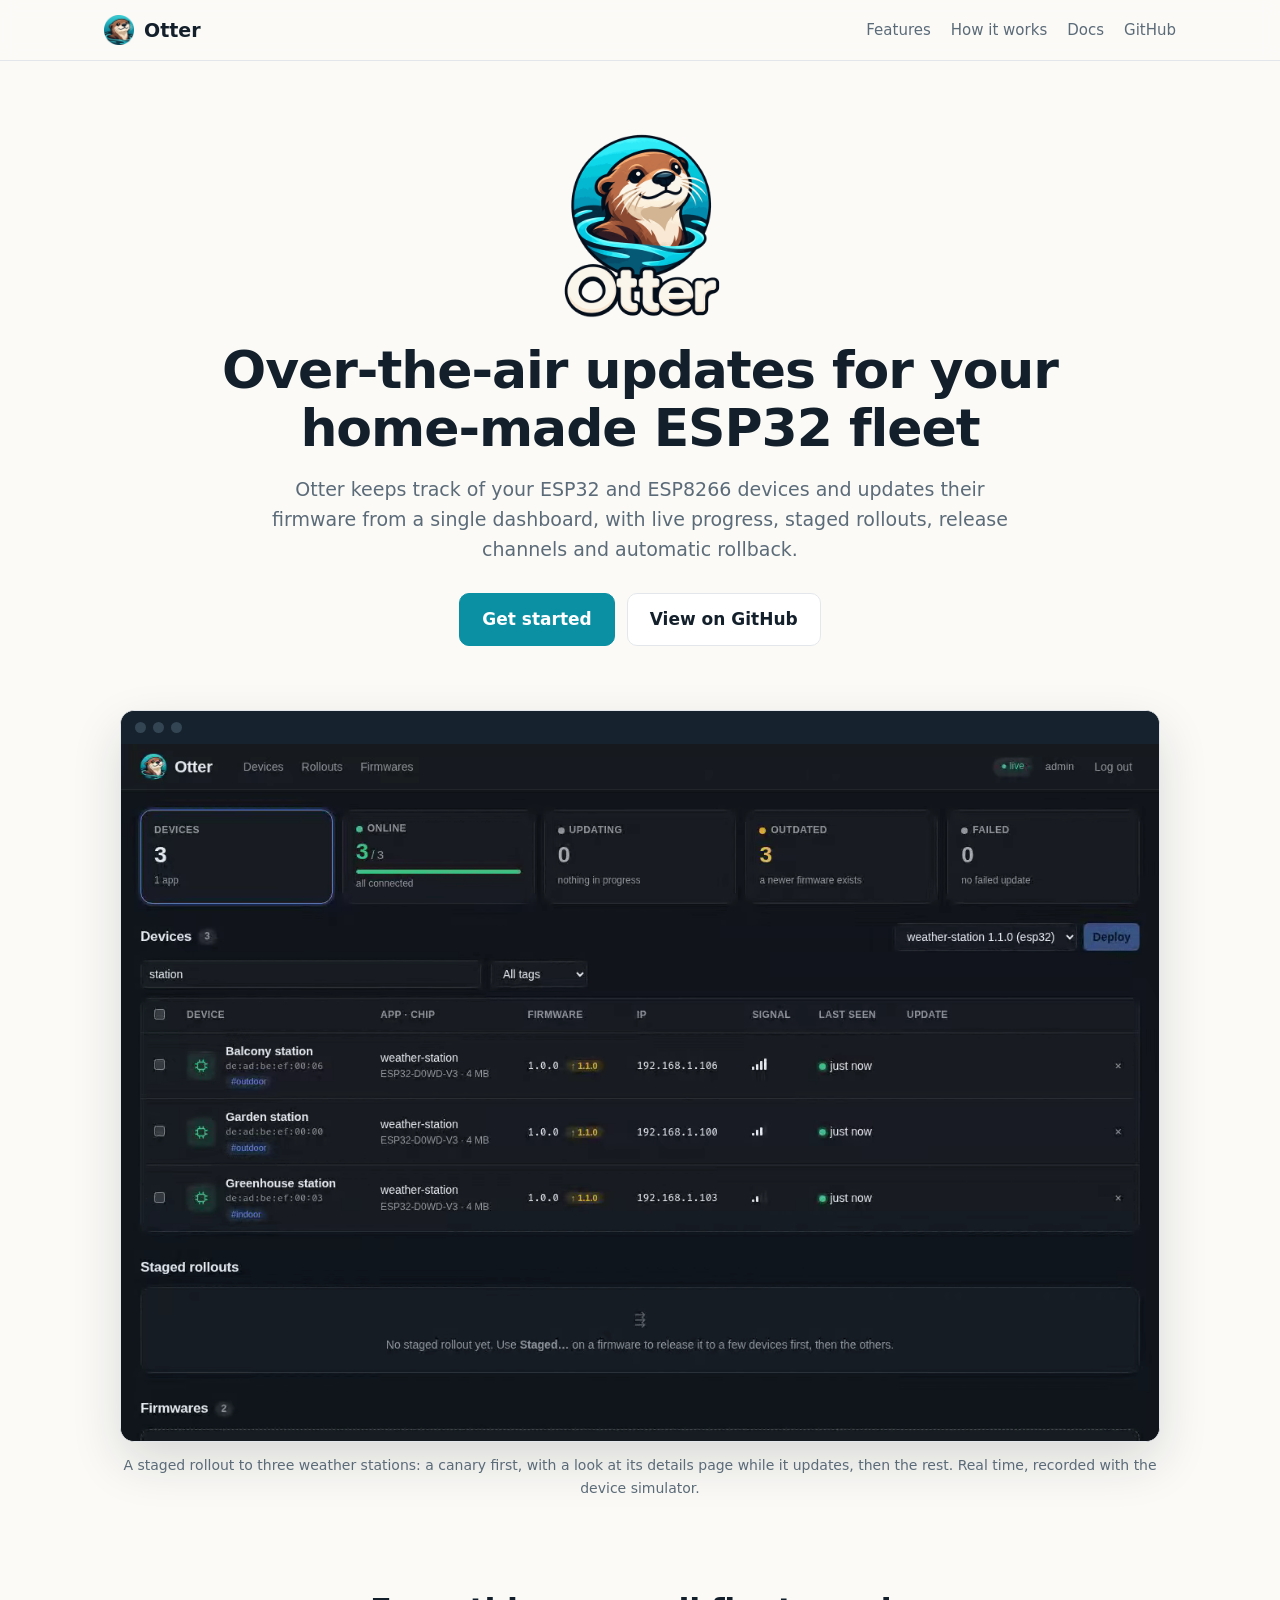
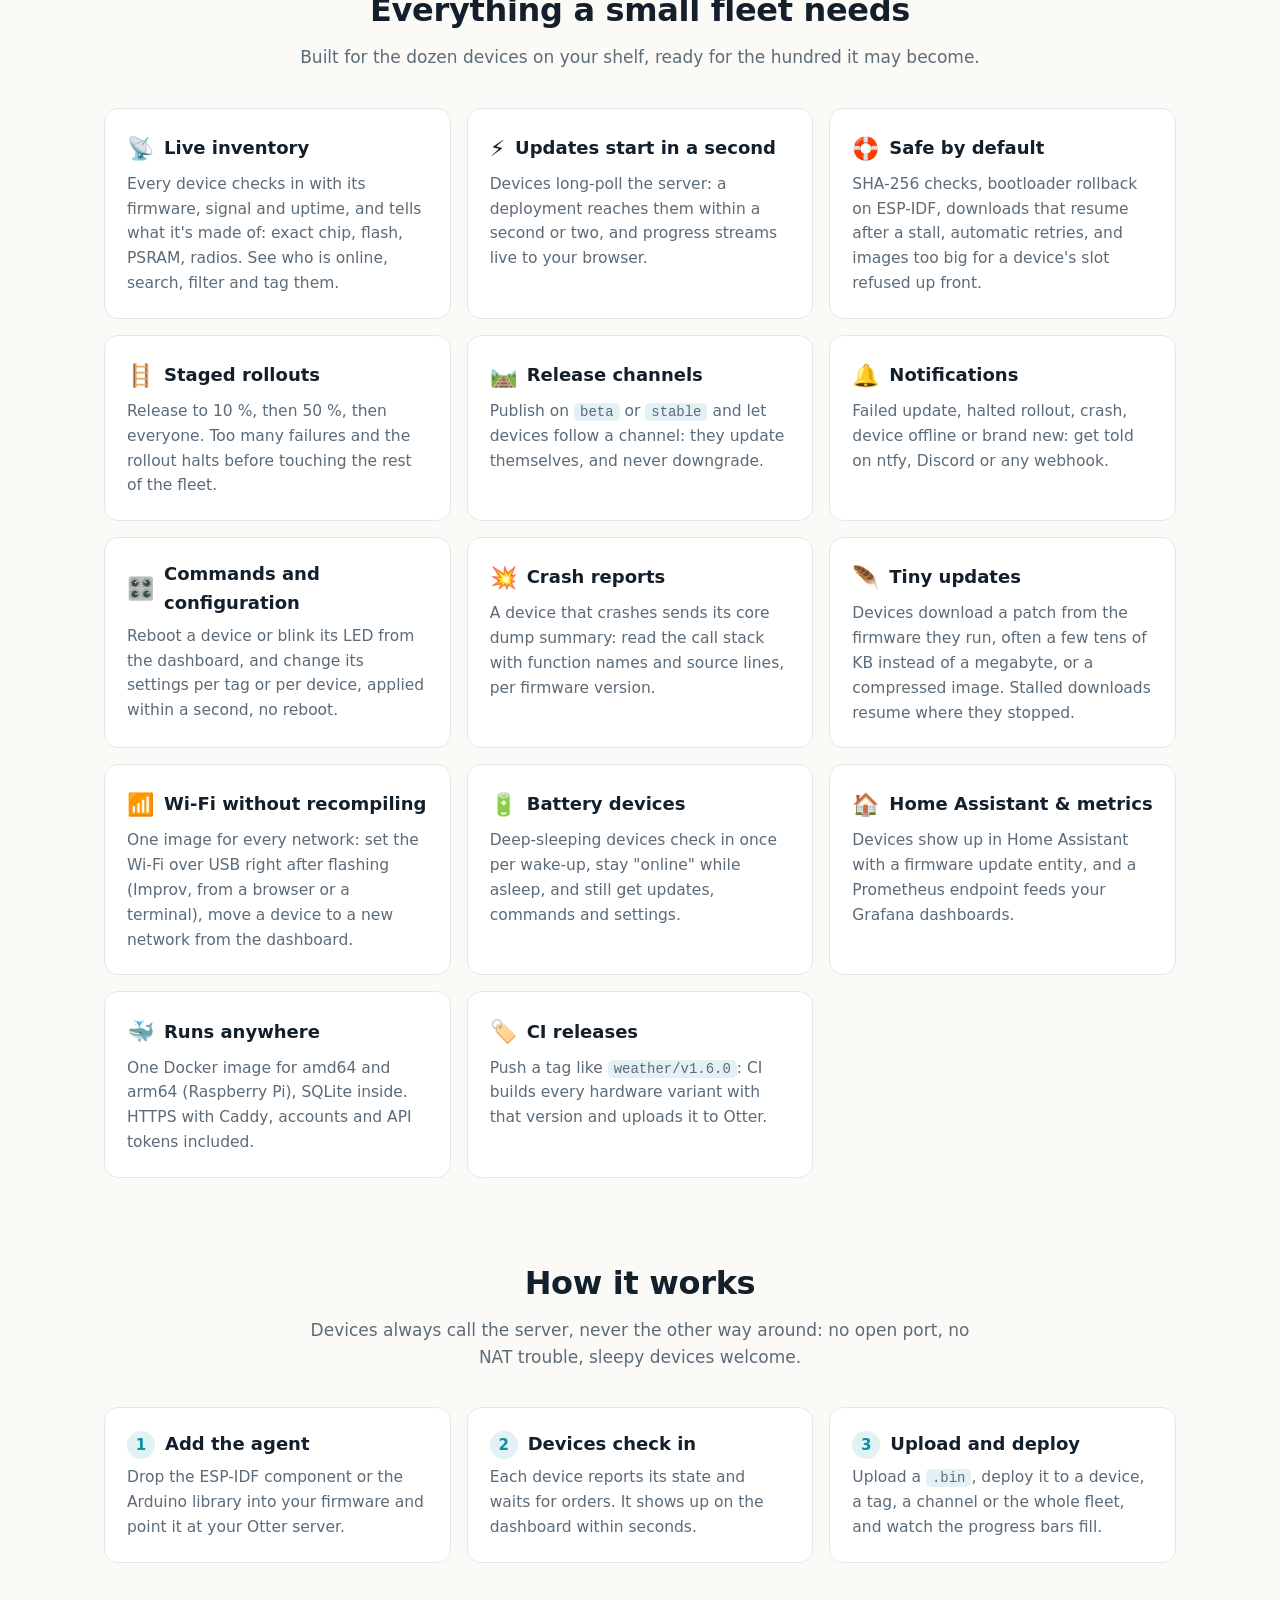
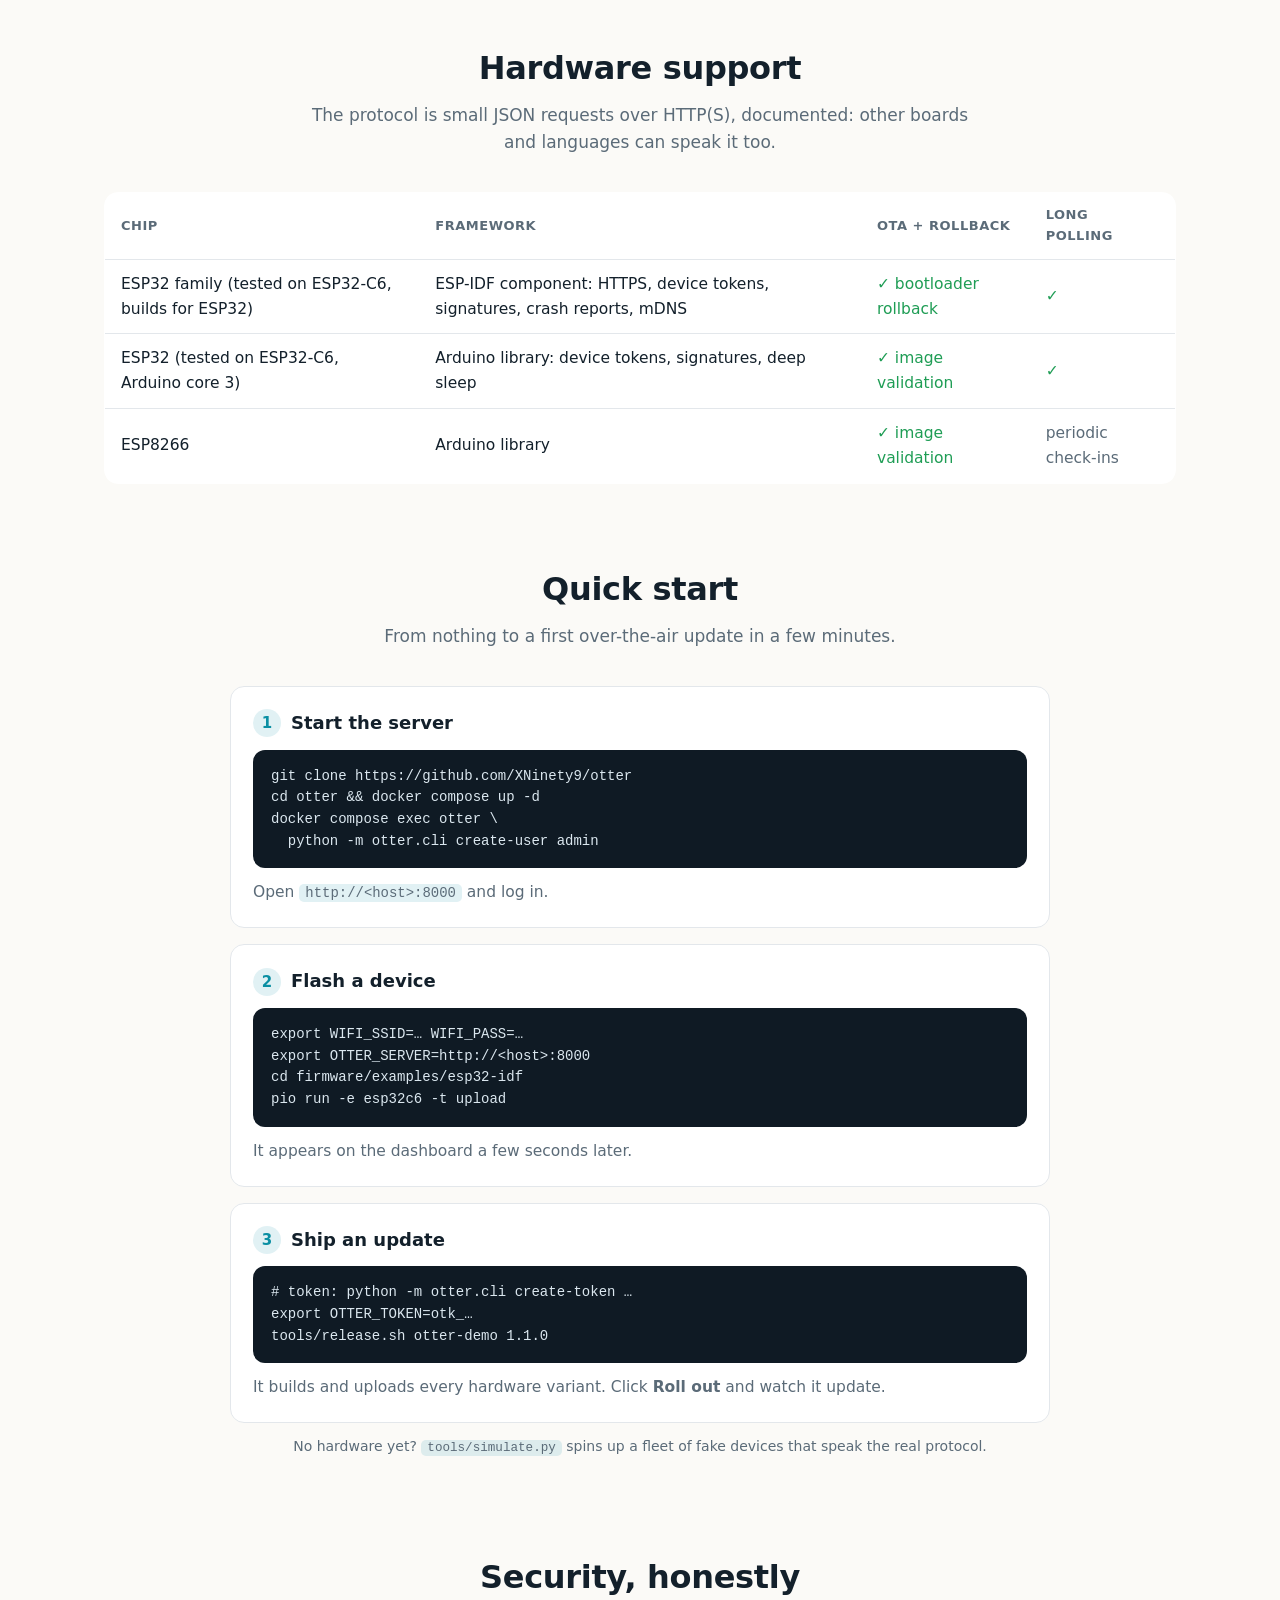
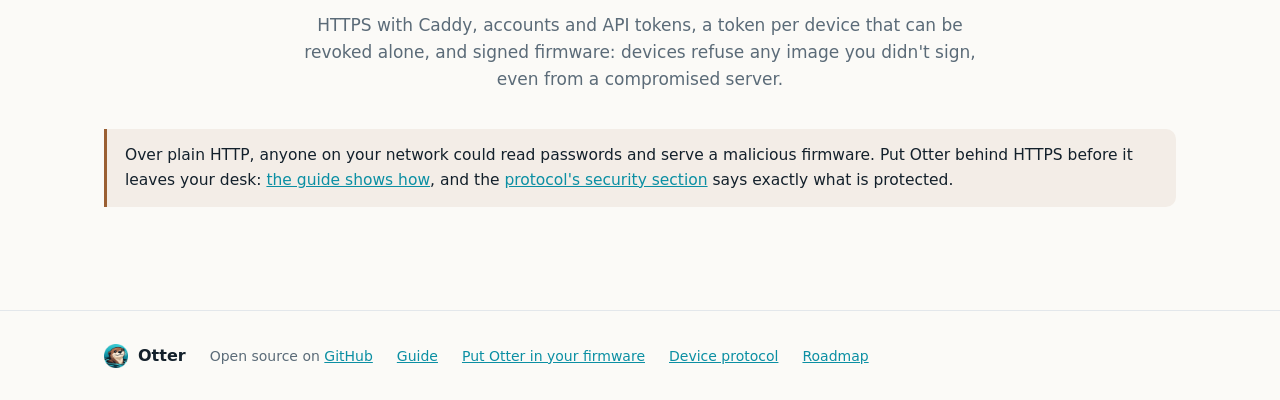
<file: site/index.html>
<!doctype html>
<html lang="en">
<head>
  <meta charset="utf-8">
  <meta name="viewport" content="width=device-width, initial-scale=1">
  <title>Otter · OTA updates for your ESP32 and ESP8266 fleet</title>
  <meta name="description" content="Otter tracks your home-made ESP32 and ESP8266 devices and updates their firmware from one dashboard: live progress, staged rollouts, release channels and automatic rollback.">
  <meta property="og:title" content="Otter · OTA updates for your ESP32 and ESP8266 fleet">
  <meta property="og:description" content="Track your home-made devices and update their firmware from one dashboard.">
  <meta property="og:image" content="assets/demo-poster.webp">
  <link rel="icon" type="image/png" href="assets/favicon.png">
  <link rel="stylesheet" href="style.css">
</head>
<body>
  <nav class="nav">
    <div class="wrap">
      <a class="brand" href="./"><img src="assets/logo-mark.png" alt="" width="30" height="30"> Otter</a>
      <div class="links">
        <a href="#features" class="hide-small">Features</a>
        <a href="#how">How it works</a>
        <a href="guide.html">Docs</a>
        <a href="https://github.com/XNinety9/otter">GitHub</a>
      </div>
    </div>
  </nav>

  <main>
    <header class="hero wrap">
      <img class="logo" src="assets/logo.png" alt="Otter" width="200" height="200">
      <h1>Over-the-air updates for your home-made ESP32 fleet</h1>
      <p class="lead">Otter keeps track of your ESP32 and ESP8266 devices and updates their firmware from a single
        dashboard, with live progress, staged rollouts, release channels and automatic rollback.</p>
      <div class="cta">
        <a class="button primary" href="#quick-start">Get started</a>
        <a class="button" href="https://github.com/XNinety9/otter">View on GitHub</a>
      </div>
    </header>

    <div class="wrap">
      <figure class="demo" style="margin-bottom:0">
        <div class="bar" aria-hidden="true"><i></i><i></i><i></i></div>
        <video autoplay muted loop playsinline preload="metadata" poster="assets/demo-poster.webp"
               aria-label="The Otter dashboard during a staged rollout: one weather station updates first, its details page opens during the update, then the two others follow.">
          <source src="assets/demo.webm" type="video/webm">
          <source src="assets/demo.mp4" type="video/mp4">
        </video>
      </figure>
      <p class="caption">A staged rollout to three weather stations: a canary first, with a look at its details page while it updates, then the rest. Real time, recorded with the device simulator.</p>
    </div>

    <section class="block wrap" id="features">
      <h2>Everything a small fleet needs</h2>
      <p class="intro">Built for the dozen devices on your shelf, ready for the hundred it may become.</p>
      <div class="grid">
        <div class="card"><h3><span class="icon">📡</span> Live inventory</h3>
          <p>Every device checks in with its firmware, signal and uptime, and tells what it's made of: exact chip, flash, PSRAM, radios. See who is online, search, filter and tag them.</p></div>
        <div class="card"><h3><span class="icon">⚡</span> Updates start in a second</h3>
          <p>Devices long-poll the server: a deployment reaches them within a second or two, and progress streams live to your browser.</p></div>
        <div class="card"><h3><span class="icon">🛟</span> Safe by default</h3>
          <p>SHA-256 checks, bootloader rollback on ESP-IDF, downloads that resume after a stall, automatic retries, and images too big for a device's slot refused up front.</p></div>
        <div class="card"><h3><span class="icon">🪜</span> Staged rollouts</h3>
          <p>Release to 10&nbsp;%, then 50&nbsp;%, then everyone. Too many failures and the rollout halts before touching the rest of the fleet.</p></div>
        <div class="card"><h3><span class="icon">🛤️</span> Release channels</h3>
          <p>Publish on <code>beta</code> or <code>stable</code> and let devices follow a channel: they update themselves, and never downgrade.</p></div>
        <div class="card"><h3><span class="icon">🔔</span> Notifications</h3>
          <p>Failed update, halted rollout, crash, device offline or brand new: get told on ntfy, Discord or any webhook.</p></div>
        <div class="card"><h3><span class="icon">🎛️</span> Commands and configuration</h3>
          <p>Reboot a device or blink its LED from the dashboard, and change its settings per tag or per device, applied within a second, no reboot.</p></div>
        <div class="card"><h3><span class="icon">💥</span> Crash reports</h3>
          <p>A device that crashes sends its core dump summary: read the call stack with function names and source lines, per firmware version.</p></div>
        <div class="card"><h3><span class="icon">🪶</span> Tiny updates</h3>
          <p>Devices download a patch from the firmware they run, often a few tens of KB instead of a megabyte, or a compressed image. Stalled downloads resume where they stopped.</p></div>
        <div class="card"><h3><span class="icon">📶</span> Wi-Fi without recompiling</h3>
          <p>One image for every network: set the Wi-Fi over USB right after flashing (Improv, from a browser or a terminal), move a device to a new network from the dashboard.</p></div>
        <div class="card"><h3><span class="icon">🔋</span> Battery devices</h3>
          <p>Deep-sleeping devices check in once per wake-up, stay "online" while asleep, and still get updates, commands and settings.</p></div>
        <div class="card"><h3><span class="icon">🏠</span> Home Assistant &amp; metrics</h3>
          <p>Devices show up in Home Assistant with a firmware update entity, and a Prometheus endpoint feeds your Grafana dashboards.</p></div>
        <div class="card"><h3><span class="icon">🐳</span> Runs anywhere</h3>
          <p>One Docker image for amd64 and arm64 (Raspberry Pi), SQLite inside. HTTPS with Caddy, accounts and API tokens included.</p></div>
        <div class="card"><h3><span class="icon">🏷️</span> CI releases</h3>
          <p>Push a tag like <code>weather/v1.6.0</code>: CI builds every hardware variant with that version and uploads it to Otter.</p></div>
      </div>
    </section>

    <section class="block wrap" id="how">
      <h2>How it works</h2>
      <p class="intro">Devices always call the server, never the other way around: no open port, no NAT trouble, sleepy devices welcome.</p>
      <div class="grid steps">
        <div class="card"><h3>Add the agent</h3>
          <p>Drop the ESP-IDF component or the Arduino library into your firmware and point it at your Otter server.</p></div>
        <div class="card"><h3>Devices check in</h3>
          <p>Each device reports its state and waits for orders. It shows up on the dashboard within seconds.</p></div>
        <div class="card"><h3>Upload and deploy</h3>
          <p>Upload a <code>.bin</code>, deploy it to a device, a tag, a channel or the whole fleet, and watch the progress bars fill.</p></div>
      </div>
    </section>

    <section class="block wrap" id="hardware">
      <h2>Hardware support</h2>
      <p class="intro">The protocol is small JSON requests over HTTP(S), documented: other boards and languages can speak it too.</p>
      <div class="table-scroll"><table class="support">
        <thead><tr><th>Chip</th><th>Framework</th><th>OTA + rollback</th><th>Long polling</th></tr></thead>
        <tbody>
          <tr><td>ESP32 family (tested on ESP32-C6, builds for ESP32)</td><td>ESP-IDF component: HTTPS, device tokens, signatures, crash reports, mDNS</td><td class="ok">✓ bootloader rollback</td><td class="ok">✓</td></tr>
          <tr><td>ESP32 (tested on ESP32-C6, Arduino core 3)</td><td>Arduino library: device tokens, signatures, deep sleep</td><td class="ok">✓ image validation</td><td class="ok">✓</td></tr>
          <tr><td>ESP8266</td><td>Arduino library</td><td class="ok">✓ image validation</td><td class="no">periodic check-ins</td></tr>
        </tbody>
      </table></div>
    </section>

    <section class="block wrap" id="quick-start">
      <h2>Quick start</h2>
      <p class="intro">From nothing to a first over-the-air update in a few minutes.</p>
      <div class="stack steps">
        <div class="card"><h3>Start the server</h3>
          <pre>git clone https://github.com/XNinety9/otter
cd otter && docker compose up -d
docker compose exec otter \
  python -m otter.cli create-user admin</pre>
          <p>Open <code>http://&lt;host&gt;:8000</code> and log in.</p></div>
        <div class="card"><h3>Flash a device</h3>
          <pre>export WIFI_SSID=… WIFI_PASS=…
export OTTER_SERVER=http://&lt;host&gt;:8000
cd firmware/examples/esp32-idf
pio run -e esp32c6 -t upload</pre>
          <p>It appears on the dashboard a few seconds later.</p></div>
        <div class="card"><h3>Ship an update</h3>
          <pre># token: python -m otter.cli create-token …
export OTTER_TOKEN=otk_…
tools/release.sh otter-demo 1.1.0</pre>
          <p>It builds and uploads every hardware variant. Click <strong>Roll out</strong> and watch it update.</p></div>
      </div>
      <p class="caption">No hardware yet? <code>tools/simulate.py</code> spins up a fleet of fake devices that speak the real protocol.</p>
    </section>

    <section class="block wrap" id="security">
      <h2>Security, honestly</h2>
      <p class="intro">HTTPS with Caddy, accounts and API tokens, a token per device that can be revoked alone, and
        signed firmware: devices refuse any image you didn't sign, even from a compromised server.</p>
      <p class="note">Over plain HTTP, anyone on your network could read passwords and serve a malicious firmware.
        Put Otter behind HTTPS before it leaves your desk: <a href="guide.html#https">the guide shows how</a>, and the
        <a href="protocol.html#security">protocol's security section</a> says exactly what is protected.</p>
    </section>
  </main>

  <footer>
    <div class="wrap">
      <a class="brand" href="./"><img src="assets/logo-mark.png" alt="" width="24" height="24"> Otter</a>
      <span>Open source on <a href="https://github.com/XNinety9/otter">GitHub</a></span>
      <a href="guide.html">Guide</a>
      <a href="firmware.html">Put Otter in your firmware</a>
      <a href="protocol.html">Device protocol</a>
      <a href="https://github.com/XNinety9/otter/issues">Roadmap</a>
    </div>
  </footer>
</body>
</html>
</file>
<file: site/style.css>
:root {
  --bg: #fbfaf7;
  --surface: #ffffff;
  --text: #13202b;
  --muted: #5b6b78;
  --border: #e3e7eb;
  --accent: #0b8fa3;
  --accent-soft: color-mix(in srgb, var(--accent) 12%, transparent);
  --brown: #9a5f33;
  --code-bg: #0f1a24;
  --code-text: #dbe7ef;
  --shadow: 0 20px 50px rgb(15 26 36 / .14);
  --mono: ui-monospace, SFMono-Regular, Menlo, Consolas, monospace;
  color-scheme: light;
}

@media (prefers-color-scheme: dark) {
  :root {
    --bg: #0b131b;
    --surface: #111c26;
    --text: #e4edf3;
    --muted: #93a4b2;
    --border: #1f2d3a;
    --accent: #3ccde2;
    --brown: #d39462;
    --code-bg: #08111a;
    --shadow: 0 20px 50px rgb(0 0 0 / .45);
    color-scheme: dark;
  }
}

* { box-sizing: border-box; }
[hidden] { display: none !important; }

body {
  margin: 0;
  background: var(--bg);
  color: var(--text);
  font: 17px/1.6 system-ui, -apple-system, "Segoe UI", sans-serif;
}

a { color: var(--accent); }
img, video { max-width: 100%; }

.wrap { max-width: 1120px; margin: 0 auto; padding: 0 24px; }

/* --- Navigation ------------------------------------------------------------ */

.nav { position: sticky; top: 0; z-index: 10; background: color-mix(in srgb, var(--bg) 88%, transparent); backdrop-filter: blur(8px); border-bottom: 1px solid var(--border); }
.nav .wrap { display: flex; align-items: center; gap: 24px; height: 60px; }
.brand { display: flex; align-items: center; gap: 10px; font-weight: 700; font-size: 19px; color: var(--text); text-decoration: none; }
.nav .links { display: flex; gap: 20px; margin-left: auto; font-size: 15px; }
.nav .links a { color: var(--muted); text-decoration: none; }
.nav .links a:hover, .nav .links a[aria-current] { color: var(--text); }

/* --- Landing ------------------------------------------------------------- */

.hero { text-align: center; padding-top: 64px; padding-bottom: 40px; }  /* vertical only: .wrap sets the sides */
.hero img.logo { width: 200px; height: 200px; }
.hero h1 { margin: 8px auto 16px; max-width: 18em; font-size: clamp(32px, 5vw, 52px); line-height: 1.12; letter-spacing: -.02em; }
.hero p.lead { margin: 0 auto; max-width: 40em; font-size: 19px; color: var(--muted); }
.cta { display: flex; justify-content: center; flex-wrap: wrap; gap: 12px; margin-top: 28px; }
.button { display: inline-block; padding: 12px 22px; border-radius: 10px; font-weight: 600; text-decoration: none; border: 1px solid var(--border); color: var(--text); background: var(--surface); }
.button.primary { background: var(--accent); border-color: var(--accent); color: #fff; }
@media (prefers-color-scheme: dark) { .button.primary { color: #07131b; } }

.demo { margin: 24px auto 0; max-width: 1040px; border-radius: 14px; overflow: hidden; border: 1px solid var(--border); box-shadow: var(--shadow); background: #0b131b; }
.demo .bar { display: flex; gap: 7px; padding: 11px 14px; background: #16222d; }
.demo .bar i { width: 11px; height: 11px; border-radius: 50%; background: #334452; }
.demo video { display: block; width: 100%; height: auto; aspect-ratio: 1280 / 860; }
.caption { text-align: center; color: var(--muted); font-size: 14px; margin-top: 12px; }

section.block { padding-top: 72px; padding-bottom: 8px; }
section.block h2 { font-size: 32px; letter-spacing: -.01em; margin: 0 0 8px; text-align: center; }
section.block p.intro { text-align: center; color: var(--muted); max-width: 40em; margin: 0 auto 36px; }

.grid { display: grid; grid-template-columns: repeat(auto-fill, minmax(min(300px, 100%), 1fr)); gap: 16px; }
.card { min-width: 0; background: var(--surface); border: 1px solid var(--border); border-radius: 14px; padding: 22px; }
.card h3 { margin: 0 0 6px; font-size: 18px; display: flex; align-items: center; gap: 10px; }
.card p { margin: 0; color: var(--muted); font-size: 15.5px; }
.card .icon { font-size: 22px; }

.steps { counter-reset: step; }
/* Quick start: one step per row, so commands have room to breathe. */
.stack { display: grid; gap: 16px; max-width: 820px; margin: 0 auto; }
.stack .card pre { margin: 12px 0; }
.steps .card h3::before { counter-increment: step; content: counter(step); display: inline-grid; place-items: center; width: 28px; height: 28px; border-radius: 50%; background: var(--accent-soft); color: var(--accent); font-size: 15px; }

.table-scroll { overflow-x: auto; border-radius: 14px; }
table.support { width: 100%; min-width: 560px; border-collapse: collapse; background: var(--surface); border: 1px solid var(--border); border-radius: 14px; overflow: hidden; font-size: 15.5px; }
table.support th, table.support td { padding: 12px 16px; text-align: left; border-bottom: 1px solid var(--border); }
table.support th { font-size: 13px; text-transform: uppercase; letter-spacing: .04em; color: var(--muted); }
table.support tr:last-child td { border-bottom: none; }
.ok { color: #1f9d55; } .no { color: var(--muted); }
@media (prefers-color-scheme: dark) { .ok { color: #3cc47c; } }

pre { background: var(--code-bg); color: var(--code-text); padding: 16px 18px; border-radius: 12px; overflow-x: auto; font: 14px/1.55 var(--mono); }
code { font-family: var(--mono); font-size: .9em; }
:not(pre) > code { background: var(--accent-soft); padding: 1px 6px; border-radius: 5px; }

.note { border-left: 3px solid var(--brown); background: color-mix(in srgb, var(--brown) 8%, transparent); padding: 14px 18px; border-radius: 0 10px 10px 0; color: var(--text); font-size: 15.5px; }

footer { margin-top: 80px; padding: 32px 0; border-top: 1px solid var(--border); color: var(--muted); font-size: 14px; }
footer .wrap { display: flex; flex-wrap: wrap; gap: 12px 24px; align-items: center; }
footer .brand { font-size: 16px; }

/* --- Docs ------------------------------------------------------------------ */

.docs { display: grid; grid-template-columns: 250px minmax(0, 1fr); gap: 48px; padding-top: 32px; }
.toc { position: sticky; top: 84px; align-self: start; max-height: calc(100vh - 100px); overflow-y: auto; font-size: 14px; }
.toc ul { list-style: none; margin: 0; padding: 0; }
.toc ul ul { padding-left: 14px; }
.toc a { display: block; padding: 3px 0 3px 10px; border-left: 2px solid var(--border); color: var(--muted); text-decoration: none; transition: color .15s, border-color .15s; }
.toc a:hover { color: var(--text); }
/* The section being read (toc.js), and the section around a sub-section being read. */
.toc a.active { color: var(--accent); border-left-color: var(--accent); font-weight: 600; }
.toc a.parent { color: var(--text); }
.toc .title { font-size: 12px; font-weight: 700; text-transform: uppercase; letter-spacing: .05em; color: var(--muted); margin-bottom: 8px; }
article.doc { min-width: 0; }
article.doc h1 { font-size: 38px; letter-spacing: -.02em; margin-top: 0; }
article.doc h2 { margin-top: 48px; padding-top: 12px; border-top: 1px solid var(--border); }
article.doc h2, article.doc h3 { scroll-margin-top: 80px; }
article.doc .headerlink { visibility: hidden; margin-left: 6px; text-decoration: none; color: var(--muted); }
article.doc h2:hover .headerlink, article.doc h3:hover .headerlink { visibility: visible; }
article.doc table { width: 100%; border-collapse: collapse; margin: 16px 0; font-size: 15px; display: block; overflow-x: auto; }
article.doc th, article.doc td { padding: 8px 12px; border: 1px solid var(--border); text-align: left; vertical-align: top; }
article.doc th { background: var(--surface); }
article.doc img { border-radius: 8px; }
article.doc .task-list-item { list-style: none; }
article.doc ul:has(> .task-list-item) { padding-left: 4px; }
article.doc .task-list-item input { accent-color: var(--accent); width: 16px; height: 16px; margin: 0 10px 0 0; vertical-align: -2px; }

@media (max-width: 820px) {
  .docs { grid-template-columns: minmax(0, 1fr); }  /* not 1fr: long code blocks must scroll, not widen the page */
  .toc { position: static; max-height: none; }
  .nav .links { gap: 14px; }
  .nav .links .hide-small { display: none; }
}

@media (max-width: 520px) {
  .wrap { padding: 0 16px; }
  .hero { padding-top: 40px; }
  .hero img.logo { width: 150px; height: 150px; }
}
</file>
